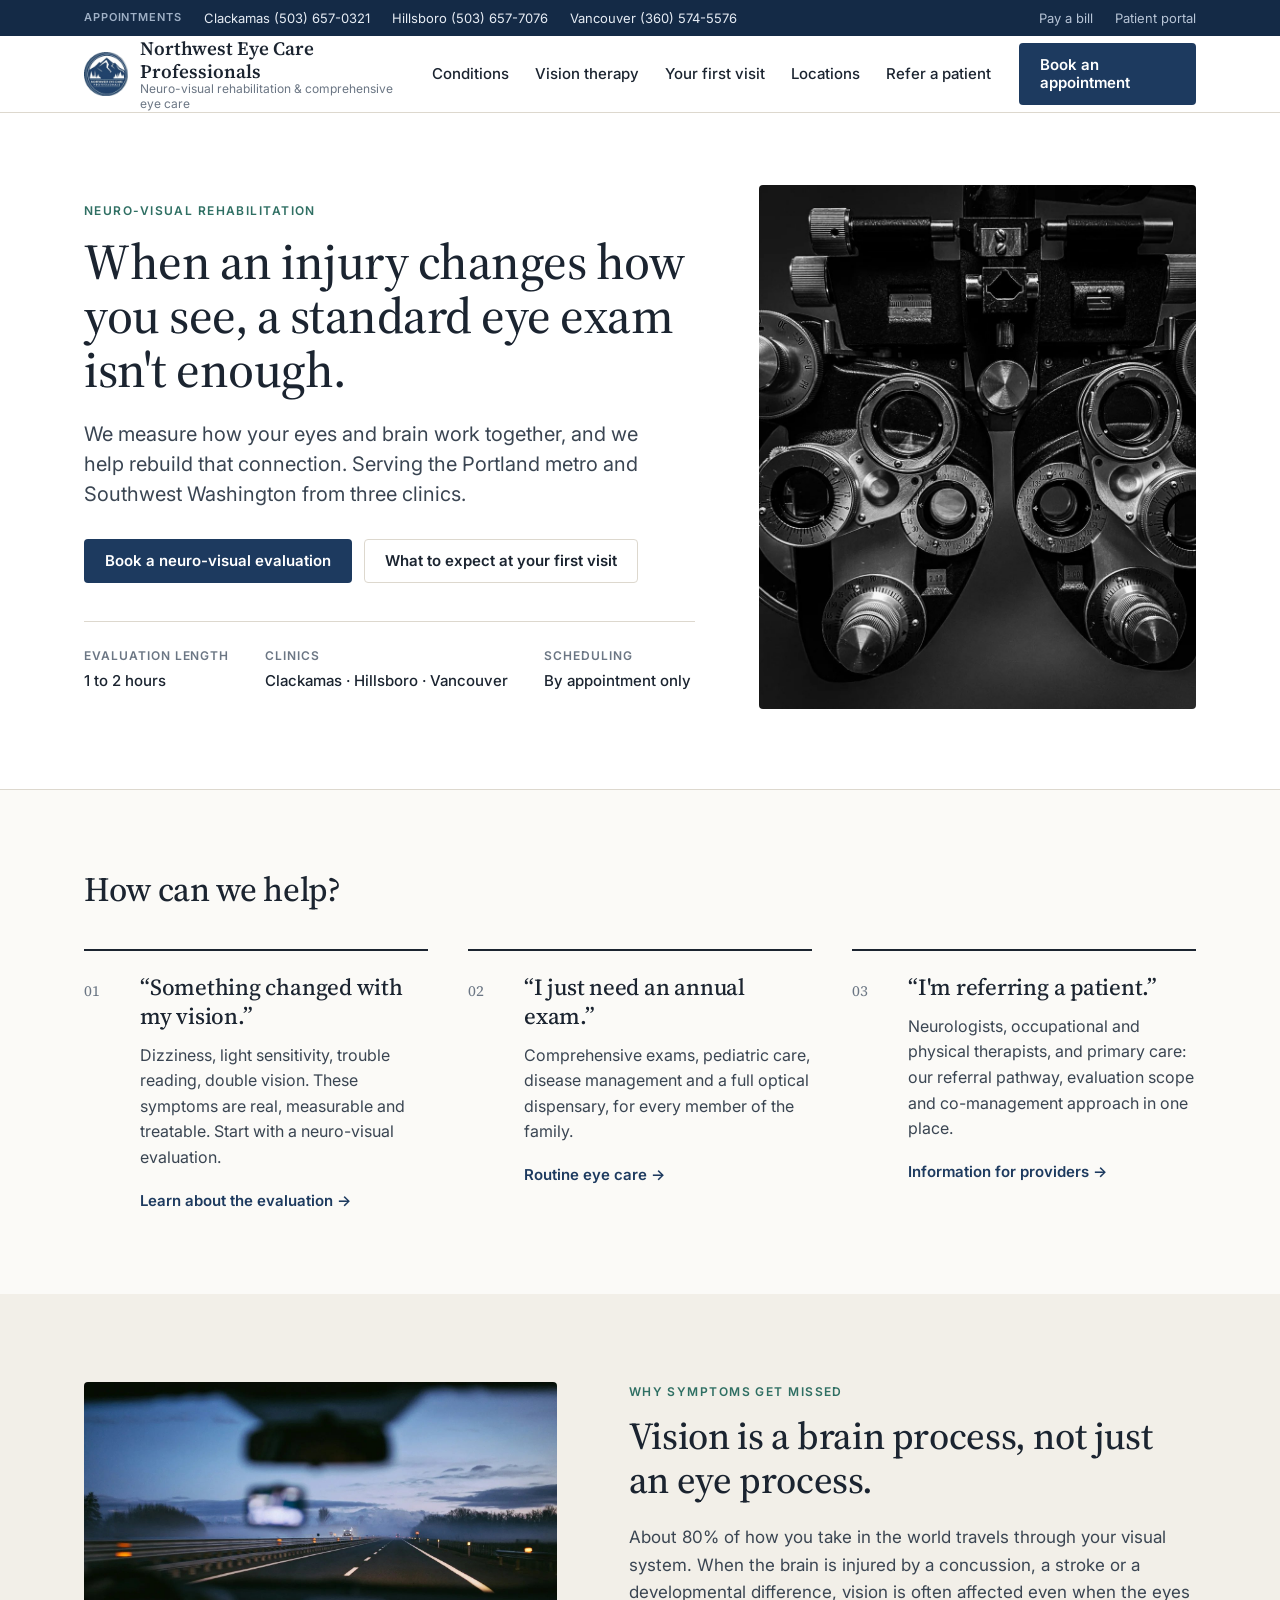
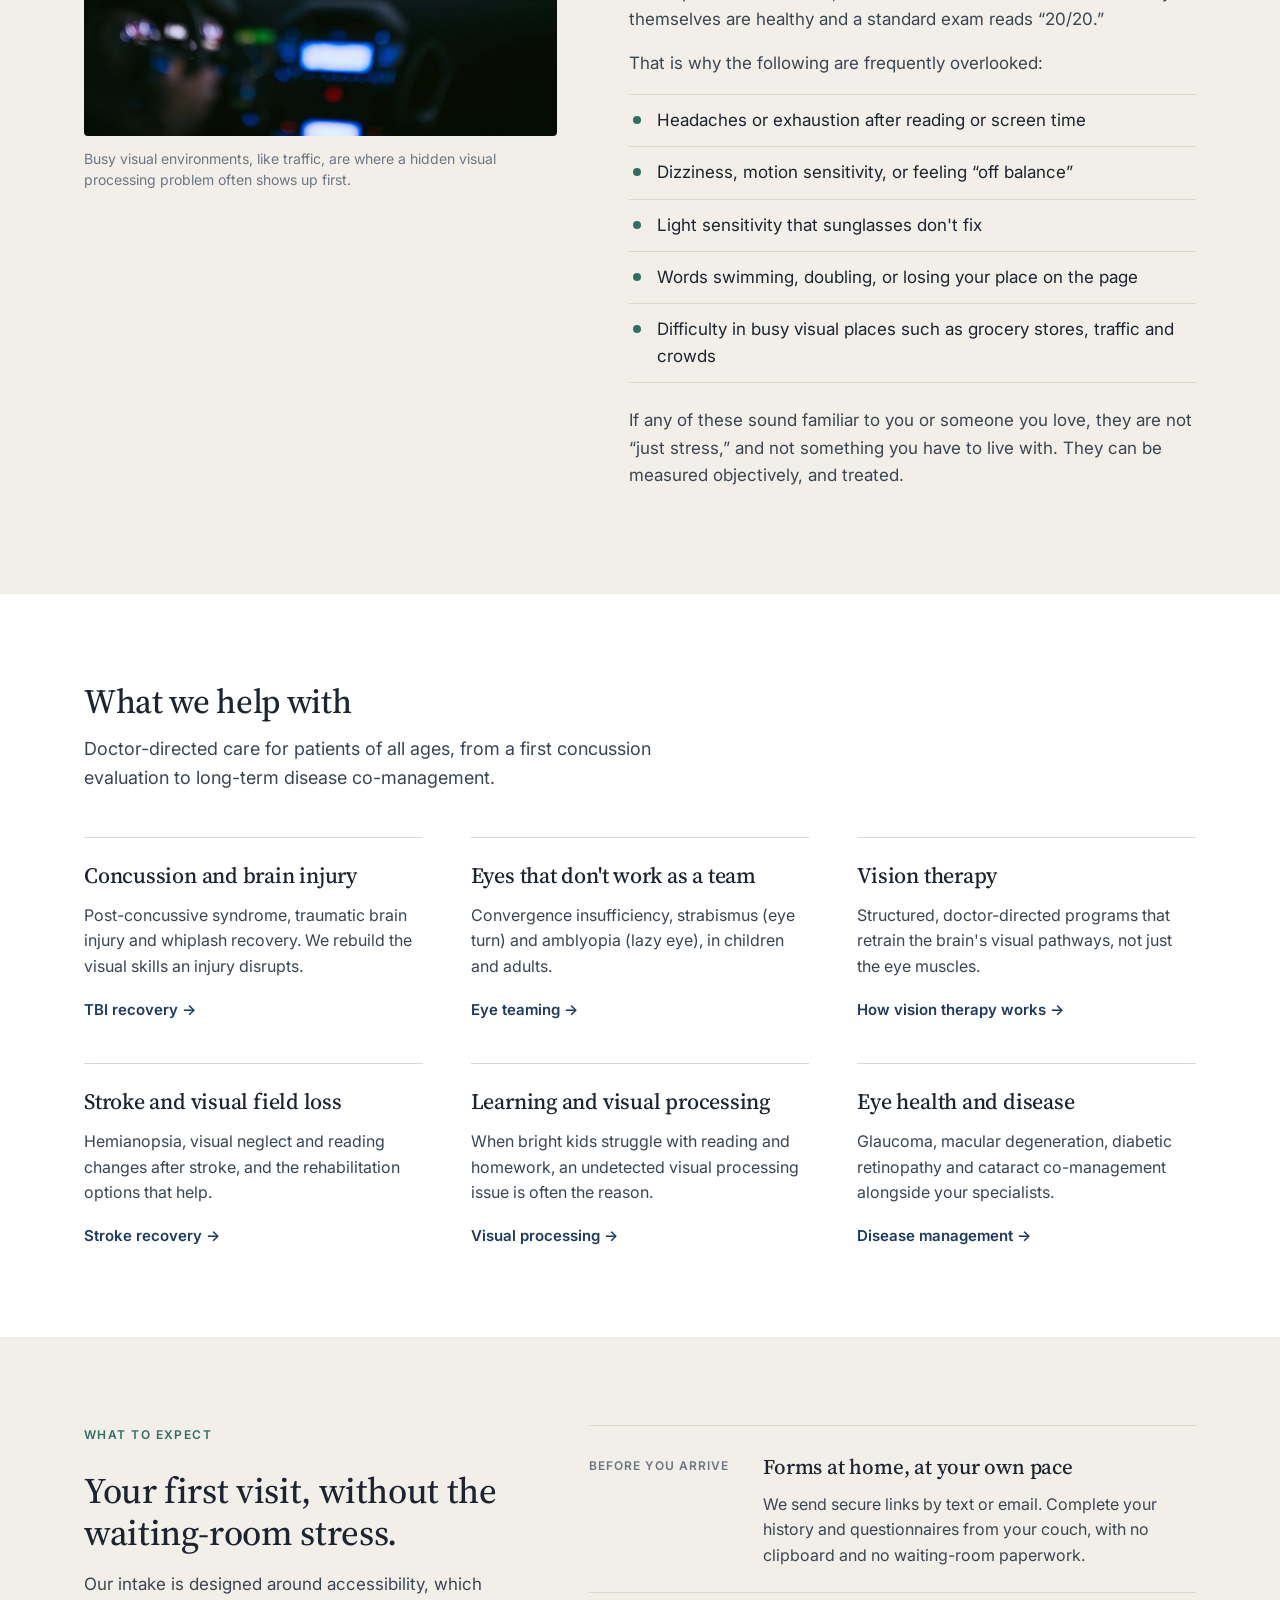
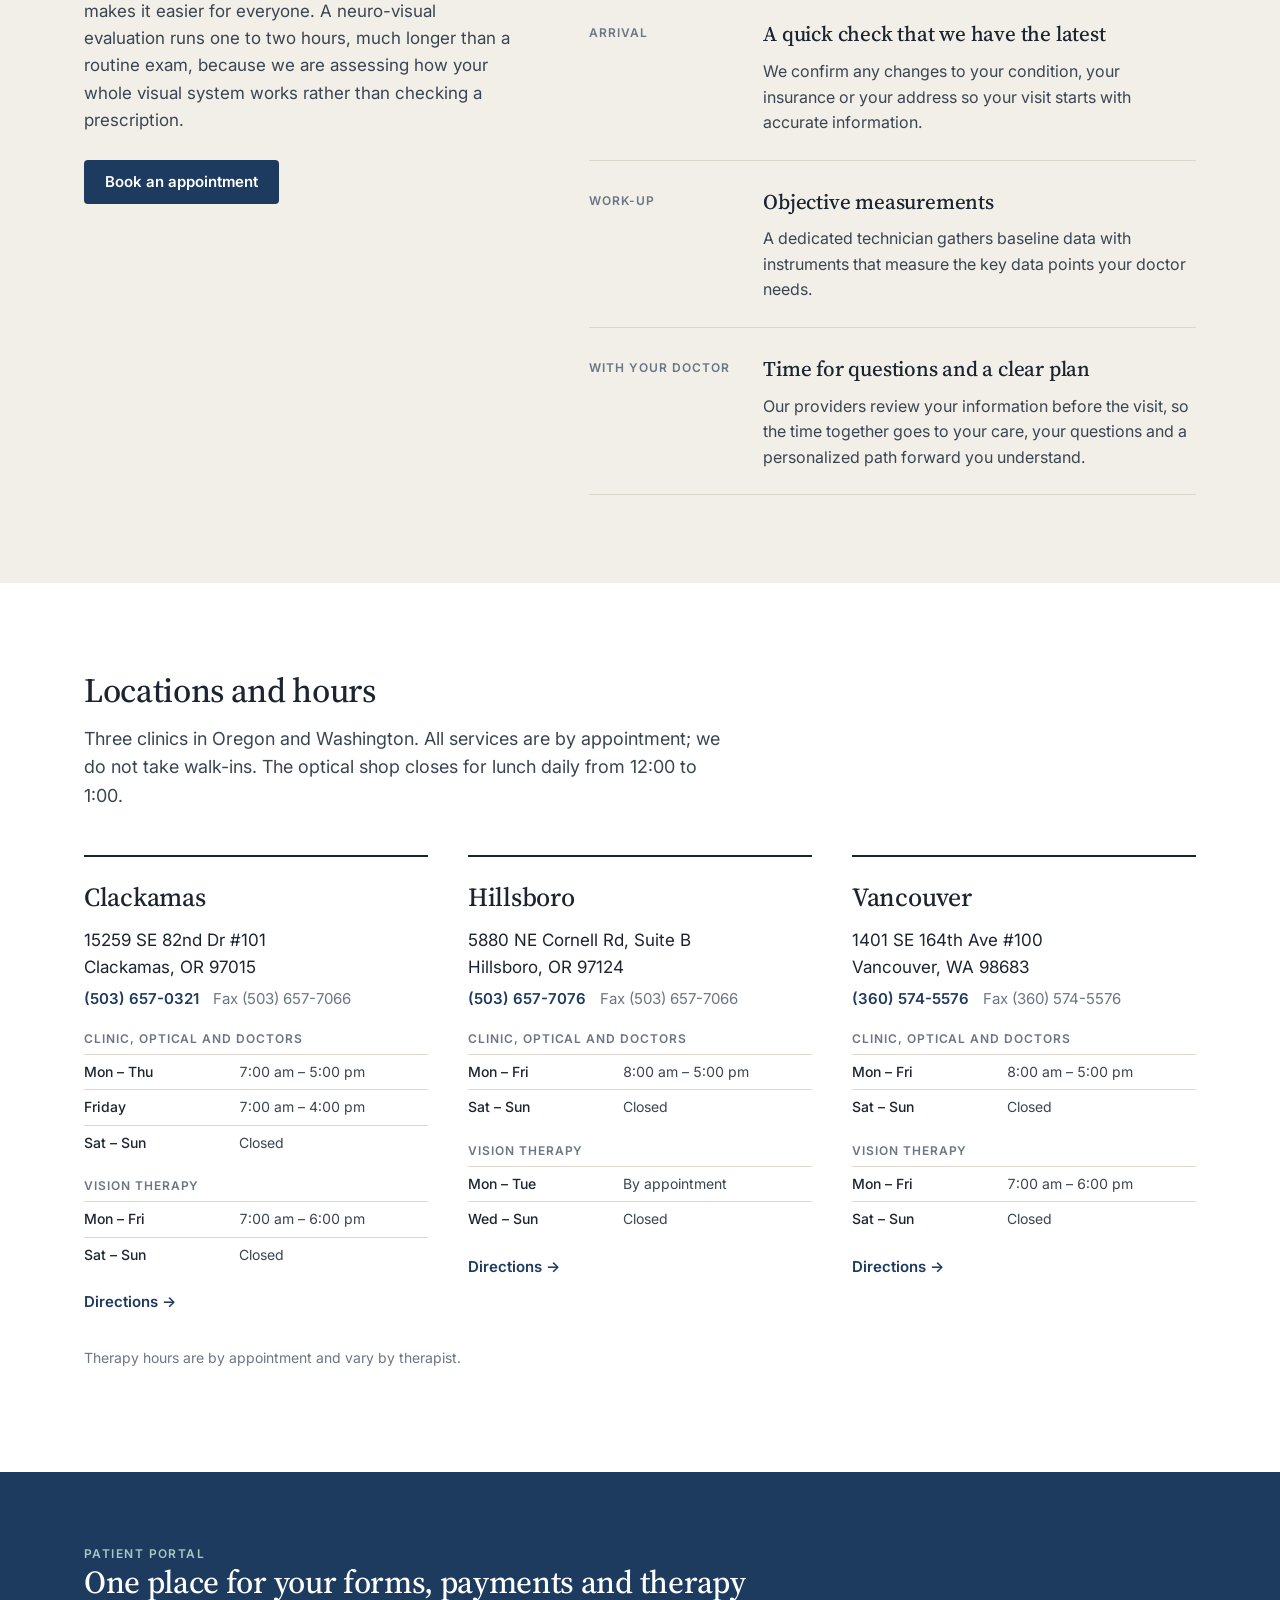
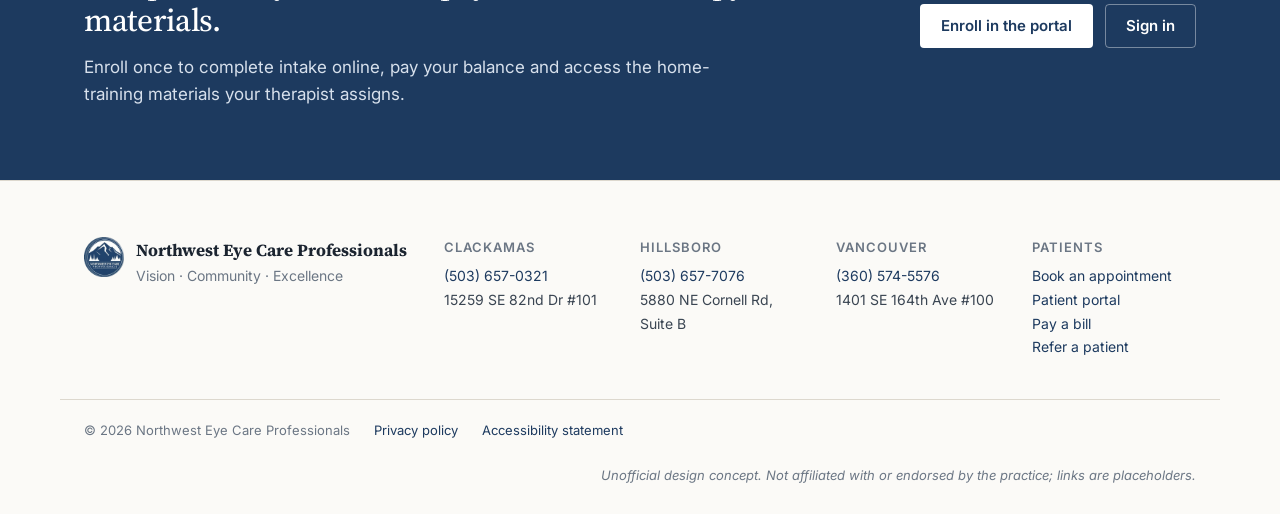
<file: index.html>
<!DOCTYPE html>
<html lang="en">
<head>
<meta charset="utf-8">
<meta name="viewport" content="width=device-width, initial-scale=1">
<title>Northwest Eye Care Professionals — Neuro-visual rehabilitation in Clackamas, Hillsboro and Vancouver</title>
<meta name="description" content="Neuro-visual evaluation and vision therapy for concussion, stroke and eye-teaming problems, plus comprehensive eye care for the whole family. Three clinics in Oregon and Washington.">
<link rel="icon" href="assets/logo.png">
<link rel="preconnect" href="https://fonts.googleapis.com">
<link rel="preconnect" href="https://fonts.gstatic.com" crossorigin>
<link href="https://fonts.googleapis.com/css2?family=Source+Serif+4:opsz,wght@8..60,400;8..60,500;8..60,600&family=Inter:wght@400;500;600&display=swap" rel="stylesheet">
<link rel="stylesheet" href="styles.css?v=3">
</head>
<body>

<div class="utility">
  <div class="wrap utility__inner">
    <span class="utility__label">Appointments</span>
    <a href="#">Clackamas (503) 657-0321</a>
    <a href="#">Hillsboro (503) 657-7076</a>
    <a href="#">Vancouver (360) 574-5576</a>
    <span class="utility__spacer"></span>
    <a href="#" class="utility__muted">Pay a bill</a>
    <a href="#" class="utility__muted">Patient portal</a>
  </div>
</div>

<header class="header">
  <div class="wrap header__inner">
    <a class="brand" href="#">
      <img src="assets/logo.png" alt="" width="44" height="44">
      <span class="brand__text">
        <span class="brand__name">Northwest Eye Care Professionals</span>
        <span class="brand__tag">Neuro-visual rehabilitation &amp; comprehensive eye care</span>
      </span>
    </a>
    <nav class="nav" aria-label="Primary">
      <a href="#conditions">Conditions</a>
      <a href="#therapy">Vision therapy</a>
      <a href="#visit">Your first visit</a>
      <a href="#locations">Locations</a>
      <a href="#referrals">Refer a patient</a>
    </nav>
    <a class="btn btn--primary header__cta" href="#">Book an appointment</a>
    <button class="menu-toggle" aria-label="Open menu" aria-expanded="false">
      <span></span><span></span><span></span>
    </button>
  </div>
</header>

<main>

<section class="hero">
  <div class="wrap hero__grid">
    <div class="hero__copy">
      <p class="eyebrow">Neuro-visual rehabilitation</p>
      <h1>When an injury changes how you see, a standard eye exam isn't enough.</h1>
      <p class="lede">We measure how your eyes and brain work together, and we help rebuild that connection. Serving the Portland metro and Southwest Washington from three clinics.</p>
      <div class="hero__actions">
        <a class="btn btn--primary" href="#">Book a neuro-visual evaluation</a>
        <a class="btn btn--ghost" href="#visit">What to expect at your first visit</a>
      </div>
      <dl class="hero__facts">
        <div><dt>Evaluation length</dt><dd>1 to 2 hours</dd></div>
        <div><dt>Clinics</dt><dd>Clackamas · Hillsboro · Vancouver</dd></div>
        <div><dt>Scheduling</dt><dd>By appointment only</dd></div>
      </dl>
    </div>
    <figure class="hero__media">
      <img src="assets/phoropter.jpg" alt="A phoropter, the instrument used to measure refraction during an eye examination" width="1500" height="1094">
    </figure>
  </div>
</section>

<section class="paths" id="paths">
  <div class="wrap">
    <h2 class="section-title">How can we help?</h2>
    <ol class="paths__list">
      <li>
        <span class="paths__num">01</span>
        <div>
          <h3>“Something changed with my vision.”</h3>
          <p>Dizziness, light sensitivity, trouble reading, double vision. These symptoms are real, measurable and treatable. Start with a neuro-visual evaluation.</p>
          <a class="link" href="#">Learn about the evaluation</a>
        </div>
      </li>
      <li>
        <span class="paths__num">02</span>
        <div>
          <h3>“I just need an annual exam.”</h3>
          <p>Comprehensive exams, pediatric care, disease management and a full optical dispensary, for every member of the family.</p>
          <a class="link" href="#">Routine eye care</a>
        </div>
      </li>
      <li id="referrals">
        <span class="paths__num">03</span>
        <div>
          <h3>“I'm referring a patient.”</h3>
          <p>Neurologists, occupational and physical therapists, and primary care: our referral pathway, evaluation scope and co-management approach in one place.</p>
          <a class="link" href="#">Information for providers</a>
        </div>
      </li>
    </ol>
  </div>
</section>

<section class="brain" id="therapy">
  <div class="wrap brain__grid">
    <figure class="brain__media">
      <img src="assets/driving.jpg" alt="View through a windshield of a highway at dusk, with oncoming headlights and dashboard lights" width="1500" height="1125">
      <figcaption>Busy visual environments, like traffic, are where a hidden visual processing problem often shows up first.</figcaption>
    </figure>
    <div class="brain__copy">
      <p class="eyebrow">Why symptoms get missed</p>
      <h2>Vision is a brain process, not just an eye process.</h2>
      <p>About 80% of how you take in the world travels through your visual system. When the brain is injured by a concussion, a stroke or a developmental difference, vision is often affected even when the eyes themselves are healthy and a standard exam reads “20/20.”</p>
      <p>That is why the following are frequently overlooked:</p>
      <ul class="checklist">
        <li>Headaches or exhaustion after reading or screen time</li>
        <li>Dizziness, motion sensitivity, or feeling “off balance”</li>
        <li>Light sensitivity that sunglasses don't fix</li>
        <li>Words swimming, doubling, or losing your place on the page</li>
        <li>Difficulty in busy visual places such as grocery stores, traffic and crowds</li>
      </ul>
      <p>If any of these sound familiar to you or someone you love, they are not “just stress,” and not something you have to live with. They can be measured objectively, and treated.</p>
    </div>
  </div>
</section>

<section class="conditions" id="conditions">
  <div class="wrap">
    <div class="section-head">
      <h2 class="section-title">What we help with</h2>
      <p>Doctor-directed care for patients of all ages, from a first concussion evaluation to long-term disease co-management.</p>
    </div>
    <div class="conditions__grid">
      <article>
        <h3>Concussion and brain injury</h3>
        <p>Post-concussive syndrome, traumatic brain injury and whiplash recovery. We rebuild the visual skills an injury disrupts.</p>
        <a class="link" href="#">TBI recovery</a>
      </article>
      <article>
        <h3>Eyes that don't work as a team</h3>
        <p>Convergence insufficiency, strabismus (eye turn) and amblyopia (lazy eye), in children and adults.</p>
        <a class="link" href="#">Eye teaming</a>
      </article>
      <article>
        <h3>Vision therapy</h3>
        <p>Structured, doctor-directed programs that retrain the brain's visual pathways, not just the eye muscles.</p>
        <a class="link" href="#">How vision therapy works</a>
      </article>
      <article>
        <h3>Stroke and visual field loss</h3>
        <p>Hemianopsia, visual neglect and reading changes after stroke, and the rehabilitation options that help.</p>
        <a class="link" href="#">Stroke recovery</a>
      </article>
      <article>
        <h3>Learning and visual processing</h3>
        <p>When bright kids struggle with reading and homework, an undetected visual processing issue is often the reason.</p>
        <a class="link" href="#">Visual processing</a>
      </article>
      <article>
        <h3>Eye health and disease</h3>
        <p>Glaucoma, macular degeneration, diabetic retinopathy and cataract co-management alongside your specialists.</p>
        <a class="link" href="#">Disease management</a>
      </article>
    </div>
  </div>
</section>

<section class="visit" id="visit">
  <div class="wrap visit__grid">
    <div class="visit__intro">
      <p class="eyebrow">What to expect</p>
      <h2>Your first visit, without the waiting-room stress.</h2>
      <p>Our intake is designed around accessibility, which makes it easier for everyone. A neuro-visual evaluation runs one to two hours, much longer than a routine exam, because we are assessing how your whole visual system works rather than checking a prescription.</p>
      <a class="btn btn--primary" href="#">Book an appointment</a>
    </div>
    <ol class="steps">
      <li>
        <span class="steps__label">Before you arrive</span>
        <div>
          <h3>Forms at home, at your own pace</h3>
          <p>We send secure links by text or email. Complete your history and questionnaires from your couch, with no clipboard and no waiting-room paperwork.</p>
        </div>
      </li>
      <li>
        <span class="steps__label">Arrival</span>
        <div>
          <h3>A quick check that we have the latest</h3>
          <p>We confirm any changes to your condition, your insurance or your address so your visit starts with accurate information.</p>
        </div>
      </li>
      <li>
        <span class="steps__label">Work-up</span>
        <div>
          <h3>Objective measurements</h3>
          <p>A dedicated technician gathers baseline data with instruments that measure the key data points your doctor needs.</p>
        </div>
      </li>
      <li>
        <span class="steps__label">With your doctor</span>
        <div>
          <h3>Time for questions and a clear plan</h3>
          <p>Our providers review your information before the visit, so the time together goes to your care, your questions and a personalized path forward you understand.</p>
        </div>
      </li>
    </ol>
  </div>
</section>

<section class="locations" id="locations">
  <div class="wrap">
    <div class="section-head">
      <h2 class="section-title">Locations and hours</h2>
      <p>Three clinics in Oregon and Washington. All services are by appointment; we do not take walk-ins. The optical shop closes for lunch daily from 12:00 to 1:00.</p>
    </div>
    <div class="locations__grid">
      <article class="location">
        <h3>Clackamas</h3>
        <address>15259 SE 82nd Dr #101<br>Clackamas, OR 97015</address>
        <p class="location__phone"><a href="#">(503) 657-0321</a> <span>Fax (503) 657-7066</span></p>
        <table class="hours">
          <caption>Clinic, optical and doctors</caption>
          <tr><th>Mon – Thu</th><td>7:00 am – 5:00 pm</td></tr>
          <tr><th>Friday</th><td>7:00 am – 4:00 pm</td></tr>
          <tr><th>Sat – Sun</th><td>Closed</td></tr>
        </table>
        <table class="hours">
          <caption>Vision therapy</caption>
          <tr><th>Mon – Fri</th><td>7:00 am – 6:00 pm</td></tr>
          <tr><th>Sat – Sun</th><td>Closed</td></tr>
        </table>
        <a class="link" href="#">Directions</a>
      </article>
      <article class="location">
        <h3>Hillsboro</h3>
        <address>5880 NE Cornell Rd, Suite B<br>Hillsboro, OR 97124</address>
        <p class="location__phone"><a href="#">(503) 657-7076</a> <span>Fax (503) 657-7066</span></p>
        <table class="hours">
          <caption>Clinic, optical and doctors</caption>
          <tr><th>Mon – Fri</th><td>8:00 am – 5:00 pm</td></tr>
          <tr><th>Sat – Sun</th><td>Closed</td></tr>
        </table>
        <table class="hours">
          <caption>Vision therapy</caption>
          <tr><th>Mon – Tue</th><td>By appointment</td></tr>
          <tr><th>Wed – Sun</th><td>Closed</td></tr>
        </table>
        <a class="link" href="#">Directions</a>
      </article>
      <article class="location">
        <h3>Vancouver</h3>
        <address>1401 SE 164th Ave #100<br>Vancouver, WA 98683</address>
        <p class="location__phone"><a href="#">(360) 574-5576</a> <span>Fax (360) 574-5576</span></p>
        <table class="hours">
          <caption>Clinic, optical and doctors</caption>
          <tr><th>Mon – Fri</th><td>8:00 am – 5:00 pm</td></tr>
          <tr><th>Sat – Sun</th><td>Closed</td></tr>
        </table>
        <table class="hours">
          <caption>Vision therapy</caption>
          <tr><th>Mon – Fri</th><td>7:00 am – 6:00 pm</td></tr>
          <tr><th>Sat – Sun</th><td>Closed</td></tr>
        </table>
        <a class="link" href="#">Directions</a>
      </article>
    </div>
    <p class="locations__note">Therapy hours are by appointment and vary by therapist.</p>
  </div>
</section>

<section class="portal">
  <div class="wrap portal__inner">
    <div>
      <p class="eyebrow eyebrow--light">Patient portal</p>
      <h2>One place for your forms, payments and therapy materials.</h2>
      <p>Enroll once to complete intake online, pay your balance and access the home-training materials your therapist assigns.</p>
    </div>
    <div class="portal__actions">
      <a class="btn btn--light" href="#">Enroll in the portal</a>
      <a class="btn btn--ghost-light" href="#">Sign in</a>
    </div>
  </div>
</section>

</main>

<footer class="footer">
  <div class="wrap footer__grid">
    <div class="footer__brand">
      <img src="assets/logo.png" alt="" width="40" height="40">
      <div>
        <strong>Northwest Eye Care Professionals</strong>
        <p>Vision · Community · Excellence</p>
      </div>
    </div>
    <div>
      <h4>Clackamas</h4>
      <p><a href="#">(503) 657-0321</a><br>15259 SE 82nd Dr #101</p>
    </div>
    <div>
      <h4>Hillsboro</h4>
      <p><a href="#">(503) 657-7076</a><br>5880 NE Cornell Rd, Suite B</p>
    </div>
    <div>
      <h4>Vancouver</h4>
      <p><a href="#">(360) 574-5576</a><br>1401 SE 164th Ave #100</p>
    </div>
    <div>
      <h4>Patients</h4>
      <p><a href="#">Book an appointment</a><br><a href="#">Patient portal</a><br><a href="#">Pay a bill</a><br><a href="#">Refer a patient</a></p>
    </div>
  </div>
  <div class="wrap footer__legal">
    <span>© 2026 Northwest Eye Care Professionals</span>
    <a href="#">Privacy policy</a>
    <a href="#">Accessibility statement</a>
    <span class="footer__disclaimer">Unofficial design concept. Not affiliated with or endorsed by the practice; links are placeholders.</span>
  </div>
</footer>

<script>
  var t = document.querySelector('.menu-toggle'), n = document.querySelector('.nav');
  t.addEventListener('click', function () {
    var open = n.classList.toggle('is-open');
    t.setAttribute('aria-expanded', open);
    t.setAttribute('aria-label', open ? 'Close menu' : 'Open menu');
  });
</script>
</body>
</html>
</file>
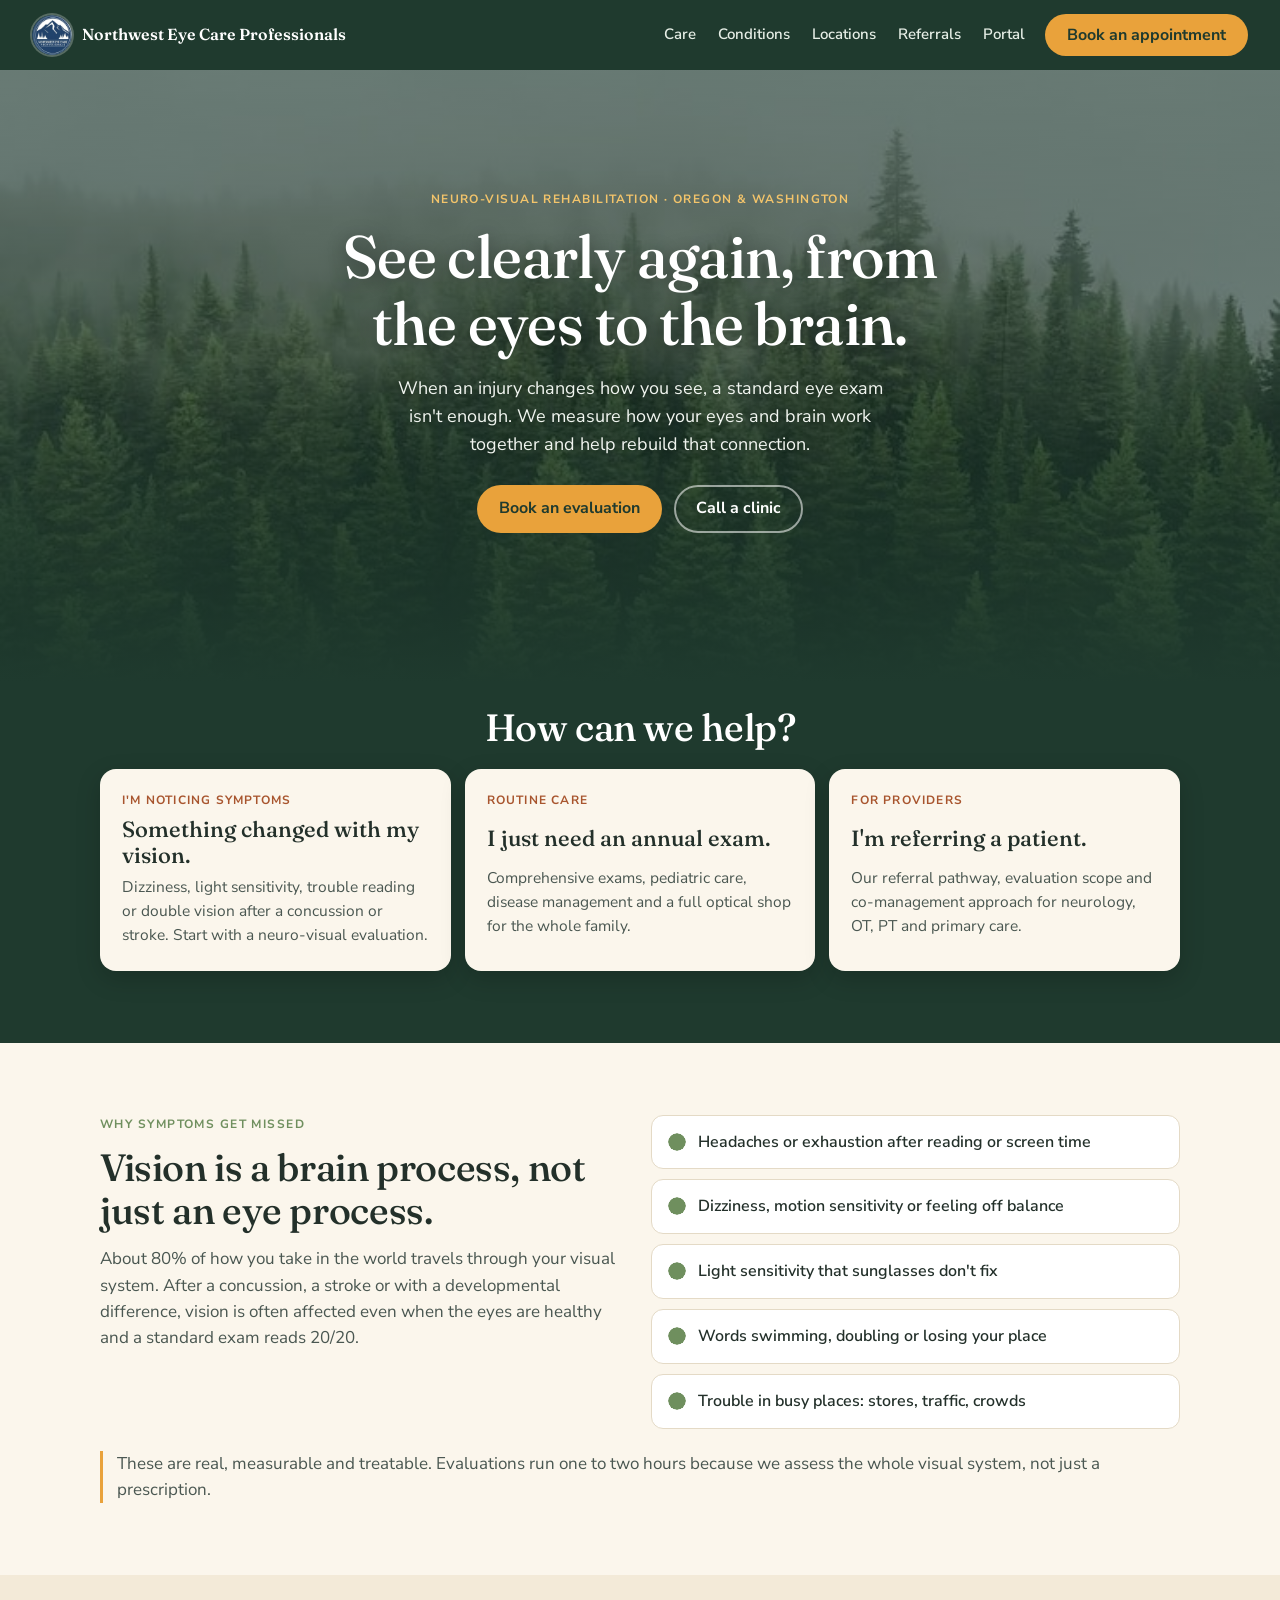
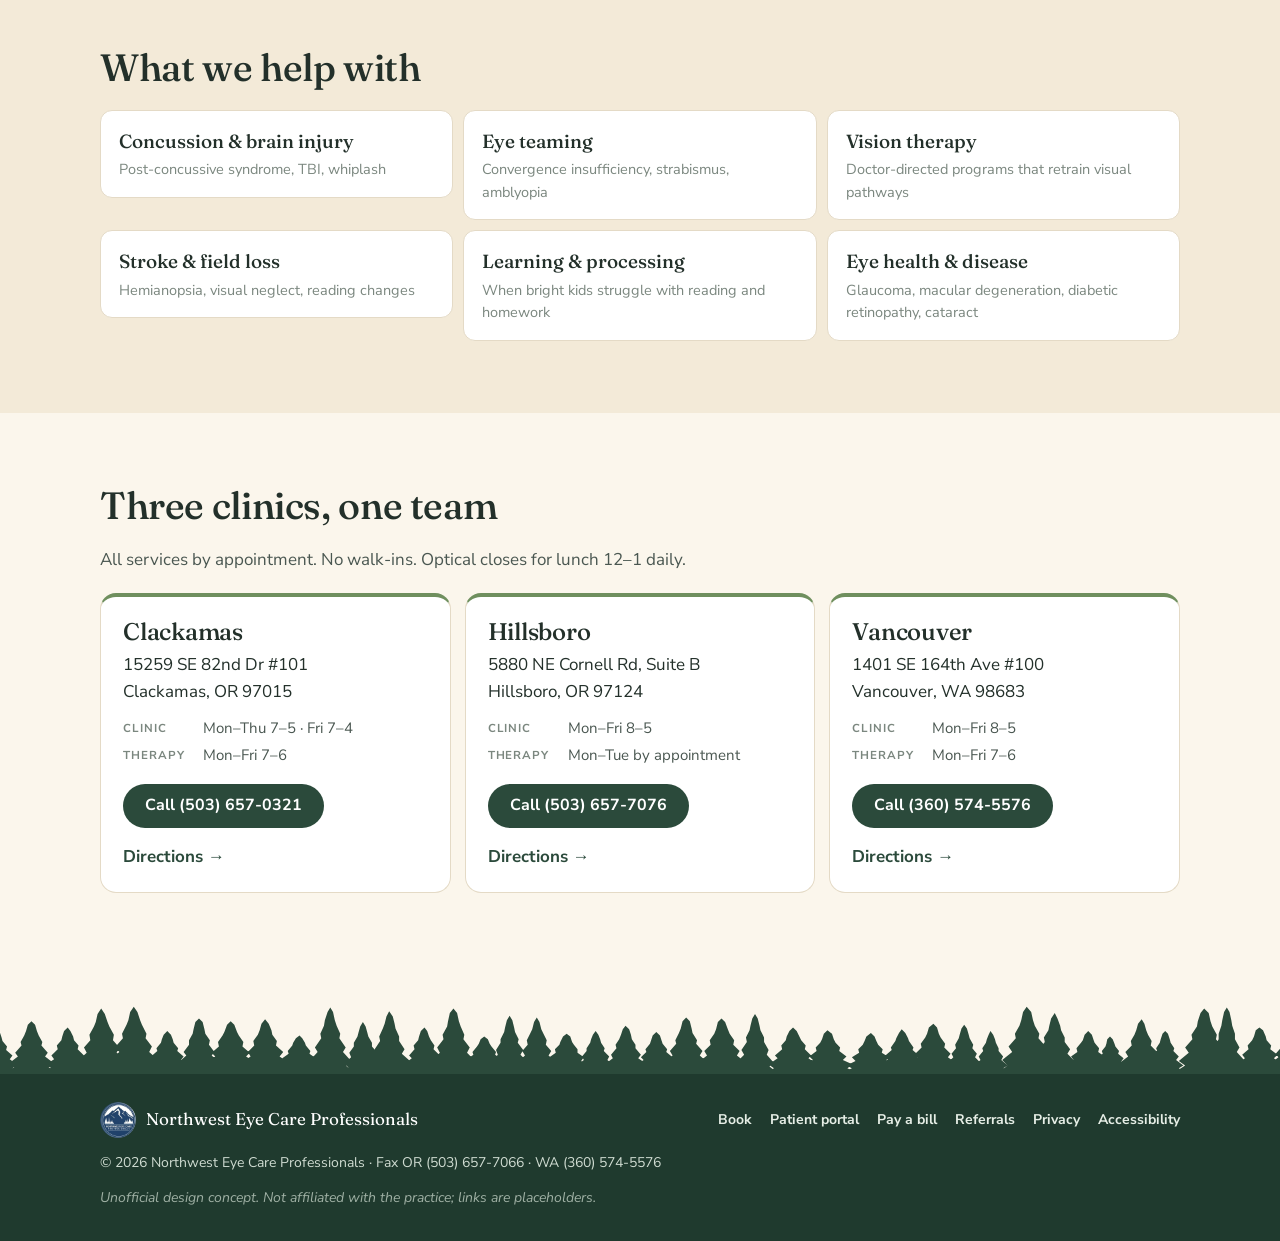
<file: pnw/index.html>
<!DOCTYPE html>
<html lang="en">
<head>
<meta charset="utf-8">
<meta name="viewport" content="width=device-width, initial-scale=1">
<title>Northwest Eye Care Professionals — Neuro-visual rehabilitation in Oregon and Washington</title>
<meta name="description" content="Neuro-visual evaluation, vision therapy and comprehensive eye care in Clackamas, Hillsboro and Vancouver.">
<meta name="theme-color" content="#2b4a3b">
<link rel="icon" href="../assets/logo.png">
<link rel="preconnect" href="https://fonts.googleapis.com">
<link rel="preconnect" href="https://fonts.gstatic.com" crossorigin>
<link href="https://fonts.googleapis.com/css2?family=Fraunces:opsz,wght,SOFT@9..144,400;9..144,500;9..144,600,50&family=Nunito+Sans:opsz,wght@6..12,400;6..12,600;6..12,700&display=swap" rel="stylesheet">
<link rel="stylesheet" href="styles.css?v=4">
</head>
<body>

<header class="top">
  <a class="brand" href="#">
    <img src="../assets/logo.png" alt="" width="40" height="40">
    <span>Northwest Eye Care <br>Professionals</span>
  </a>
  <nav class="top__nav" aria-label="Primary">
    <a href="#help">Care</a>
    <a href="#conditions">Conditions</a>
    <a href="#locations">Locations</a>
    <a href="#">Referrals</a>
    <a href="#">Portal</a>
  </nav>
  <a class="btn btn--sun top__cta" href="#">Book an appointment</a>
</header>

<main>

<section class="hero">
  <div class="hero__sky">
    <div class="hero__copy">
      <p class="eyebrow">Neuro-visual rehabilitation · Oregon &amp; Washington</p>
      <h1>See clearly again, from the eyes to the brain.</h1>
      <p>When an injury changes how you see, a standard eye exam isn't enough. We measure how your eyes and brain work together and help rebuild that connection.</p>
      <div class="hero__actions">
        <a class="btn btn--sun" href="#">Book an evaluation</a>
        <a class="btn btn--outline" href="#locations">Call a clinic</a>
      </div>
    </div>
  </div>
</section>

<section class="help" id="help">
  <h2>How can we help?</h2>
  <div class="help__cards">
    <a class="card" href="#">
      <span class="card__kicker">I'm noticing symptoms</span>
      <strong>Something changed with my vision.</strong>
      <span>Dizziness, light sensitivity, trouble reading or double vision after a concussion or stroke. Start with a neuro-visual evaluation.</span>
    </a>
    <a class="card" href="#">
      <span class="card__kicker">Routine care</span>
      <strong>I just need an annual exam.</strong>
      <span>Comprehensive exams, pediatric care, disease management and a full optical shop for the whole family.</span>
    </a>
    <a class="card" href="#">
      <span class="card__kicker">For providers</span>
      <strong>I'm referring a patient.</strong>
      <span>Our referral pathway, evaluation scope and co-management approach for neurology, OT, PT and primary care.</span>
    </a>
  </div>
</section>

<section class="brain">
  <div class="brain__inner">
    <div class="brain__text">
      <p class="eyebrow eyebrow--moss">Why symptoms get missed</p>
      <h2>Vision is a brain process, not just an eye process.</h2>
      <p>About 80% of how you take in the world travels through your visual system. After a concussion, a stroke or with a developmental difference, vision is often affected even when the eyes are healthy and a standard exam reads 20/20.</p>
    </div>
    <ul class="symptoms">
      <li>Headaches or exhaustion after reading or screen time</li>
      <li>Dizziness, motion sensitivity or feeling off balance</li>
      <li>Light sensitivity that sunglasses don't fix</li>
      <li>Words swimming, doubling or losing your place</li>
      <li>Trouble in busy places: stores, traffic, crowds</li>
    </ul>
    <p class="brain__foot">These are real, measurable and treatable. Evaluations run one to two hours because we assess the whole visual system, not just a prescription.</p>
  </div>
</section>

<section class="conditions" id="conditions">
  <h2>What we help with</h2>
  <ul class="conditions__list">
    <li><a href="#"><strong>Concussion &amp; brain injury</strong><span>Post-concussive syndrome, TBI, whiplash</span></a></li>
    <li><a href="#"><strong>Eye teaming</strong><span>Convergence insufficiency, strabismus, amblyopia</span></a></li>
    <li><a href="#"><strong>Vision therapy</strong><span>Doctor-directed programs that retrain visual pathways</span></a></li>
    <li><a href="#"><strong>Stroke &amp; field loss</strong><span>Hemianopsia, visual neglect, reading changes</span></a></li>
    <li><a href="#"><strong>Learning &amp; processing</strong><span>When bright kids struggle with reading and homework</span></a></li>
    <li><a href="#"><strong>Eye health &amp; disease</strong><span>Glaucoma, macular degeneration, diabetic retinopathy, cataract</span></a></li>
  </ul>
</section>

<section class="locations" id="locations">
  <div class="locations__head">
    <h2>Three clinics, one team</h2>
    <p>All services by appointment. No walk-ins. Optical closes for lunch 12–1 daily.</p>
  </div>
  <div class="loc__grid">
    <article class="loc">
      <h3>Clackamas</h3>
      <p>15259 SE 82nd Dr #101<br>Clackamas, OR 97015</p>
      <dl>
        <dt>Clinic</dt><dd>Mon–Thu 7–5 · Fri 7–4</dd>
        <dt>Therapy</dt><dd>Mon–Fri 7–6</dd>
      </dl>
      <div class="loc__actions"><a class="btn btn--forest" href="#">Call (503) 657-0321</a><a class="link" href="#">Directions</a></div>
    </article>
    <article class="loc">
      <h3>Hillsboro</h3>
      <p>5880 NE Cornell Rd, Suite B<br>Hillsboro, OR 97124</p>
      <dl>
        <dt>Clinic</dt><dd>Mon–Fri 8–5</dd>
        <dt>Therapy</dt><dd>Mon–Tue by appointment</dd>
      </dl>
      <div class="loc__actions"><a class="btn btn--forest" href="#">Call (503) 657-7076</a><a class="link" href="#">Directions</a></div>
    </article>
    <article class="loc">
      <h3>Vancouver</h3>
      <p>1401 SE 164th Ave #100<br>Vancouver, WA 98683</p>
      <dl>
        <dt>Clinic</dt><dd>Mon–Fri 8–5</dd>
        <dt>Therapy</dt><dd>Mon–Fri 7–6</dd>
      </dl>
      <div class="loc__actions"><a class="btn btn--forest" href="#">Call (360) 574-5576</a><a class="link" href="#">Directions</a></div>
    </article>
  </div>
</section>

</main>

<footer class="foot">
  <svg class="foot__trees" viewBox="0 0 1440 120" preserveAspectRatio="xMidYMax slice" aria-hidden="true">
    <path d="M-20 160 L-20 120 L-20 120 L-20 120 L-9 114 L-14 110 L-5 104 L-8 100 L-2 94 L-3 90 L2 84 L3 80 L5 74 L9 70 L13 74 L15 80 L16 84 L21 90 L20 94 L27 100 L24 104 L32 110 L27 114 L38 120 L38 120 L18 120 L18 120 L29 113 L24 108 L33 101 L30 97 L37 89 L36 85 L40 78 L42 73 L44 66 L48 62 L52 66 L54 73 L56 78 L60 85 L59 89 L66 97 L63 101 L72 108 L67 113 L79 120 L79 120 L58 120 L58 120 L70 114 L64 110 L73 104 L70 100 L77 93 L76 89 L81 83 L82 79 L84 73 L88 69 L91 73 L94 79 L95 83 L100 89 L99 93 L106 100 L102 104 L111 110 L106 114 L117 120 L117 120 L92 120 L92 120 L105 111 L99 106 L109 97 L106 91 L113 83 L112 77 L117 68 L119 63 L121 54 L125 48 L129 54 L132 63 L134 68 L139 77 L138 83 L145 91 L142 97 L152 106 L146 111 L158 120 L158 120 L128 120 L128 120 L141 111 L135 105 L145 96 L141 90 L149 81 L148 76 L153 66 L155 61 L157 52 L161 46 L165 52 L168 61 L170 66 L175 76 L174 81 L181 90 L178 96 L188 105 L182 111 L194 120 L194 120 L168 120 L168 120 L180 114 L174 111 L183 105 L180 101 L187 95 L186 92 L191 86 L192 82 L194 77 L198 73 L202 77 L204 82 L205 86 L210 92 L209 95 L216 101 L213 105 L222 111 L216 114 L228 120 L228 120 L204 120 L204 120 L215 112 L210 108 L219 100 L216 96 L222 88 L222 83 L226 76 L227 71 L229 63 L233 59 L237 63 L239 71 L240 76 L245 83 L244 88 L250 96 L247 100 L256 108 L251 112 L262 120 L262 120 L233 120 L233 120 L247 113 L240 108 L251 101 L247 97 L255 90 L254 85 L259 78 L261 74 L264 66 L268 62 L272 66 L275 74 L277 78 L282 85 L281 90 L289 97 L285 101 L296 108 L289 113 L303 120 L303 120 L274 120 L274 120 L286 113 L280 108 L290 101 L287 96 L294 89 L293 84 L298 77 L300 72 L302 65 L306 60 L310 65 L313 72 L314 77 L319 84 L318 89 L326 96 L322 101 L332 108 L326 113 L339 120 L339 120 L312 120 L312 120 L324 115 L319 112 L328 106 L325 103 L332 98 L331 95 L336 89 L337 86 L340 81 L344 78 L347 81 L350 86 L351 89 L356 95 L355 98 L362 103 L359 106 L368 112 L363 115 L375 120 L375 120 L350 120 L350 120 L361 111 L356 105 L364 96 L361 91 L368 81 L367 76 L371 67 L372 61 L375 52 L378 47 L381 52 L383 61 L385 67 L389 76 L388 81 L395 91 L392 96 L400 105 L395 111 L406 120 L406 120 L388 120 L388 120 L398 113 L393 109 L401 102 L399 97 L404 90 L404 86 L408 79 L409 75 L411 68 L414 63 L417 68 L419 75 L420 79 L424 86 L424 90 L430 97 L427 102 L435 109 L430 113 L440 120 L440 120 L415 120 L415 120 L426 111 L421 106 L429 98 L427 93 L433 84 L432 79 L436 70 L438 65 L440 57 L443 51 L447 57 L449 65 L450 70 L454 79 L454 84 L460 93 L457 98 L466 106 L461 111 L471 120 L471 120 L453 120 L453 120 L464 114 L459 110 L468 103 L465 100 L471 93 L470 89 L475 83 L476 79 L478 73 L482 69 L485 73 L487 79 L489 83 L493 89 L492 93 L499 100 L496 103 L505 110 L499 114 L510 120 L510 120 L484 120 L484 120 L495 111 L490 106 L499 97 L496 91 L503 82 L502 77 L507 68 L508 62 L510 53 L514 48 L518 53 L520 62 L522 68 L526 77 L525 82 L532 91 L529 97 L538 106 L533 111 L544 120 L544 120 L516 120 L516 120 L528 115 L522 112 L532 107 L529 104 L536 99 L535 96 L540 90 L542 87 L544 82 L548 79 L552 82 L554 87 L556 90 L561 96 L560 99 L567 104 L564 107 L574 112 L568 115 L580 120 L580 120 L550 120 L550 120 L560 112 L556 107 L563 99 L561 94 L566 86 L566 82 L570 74 L571 69 L573 61 L576 56 L579 61 L581 69 L582 74 L586 82 L585 86 L591 94 L588 99 L596 107 L592 112 L601 120 L601 120 L579 120 L579 120 L589 112 L584 108 L593 100 L590 95 L596 88 L595 83 L599 75 L601 71 L603 63 L606 58 L609 63 L611 71 L613 75 L617 83 L616 88 L622 95 L619 100 L628 108 L623 112 L633 120 L633 120 L607 120 L607 120 L619 115 L614 111 L623 106 L620 102 L627 97 L626 93 L631 88 L632 85 L635 79 L639 76 L643 79 L645 85 L647 88 L651 93 L651 97 L658 102 L655 106 L664 111 L658 115 L670 120 L670 120 L645 120 L645 120 L655 114 L650 111 L658 105 L656 101 L661 95 L661 92 L665 86 L666 82 L668 77 L671 73 L674 77 L676 82 L677 86 L681 92 L680 95 L686 101 L684 105 L691 111 L687 114 L697 120 L697 120 L676 120 L676 120 L687 113 L682 109 L690 103 L688 99 L694 92 L693 88 L697 82 L699 77 L701 71 L704 67 L708 71 L710 77 L711 82 L715 88 L715 92 L721 99 L718 103 L727 109 L722 113 L732 120 L732 120 L709 120 L709 120 L720 114 L715 111 L724 105 L721 102 L727 96 L726 93 L731 87 L732 84 L734 78 L738 74 L742 78 L744 84 L745 87 L750 93 L749 96 L756 102 L752 105 L761 111 L756 114 L767 120 L767 120 L740 120 L740 120 L752 112 L746 108 L756 100 L753 95 L760 87 L759 83 L763 75 L765 70 L767 62 L771 58 L775 62 L777 70 L778 75 L783 83 L782 87 L789 95 L786 100 L795 108 L790 112 L801 120 L801 120 L777 120 L777 120 L790 112 L784 108 L794 100 L791 95 L798 88 L797 83 L802 76 L804 71 L806 63 L810 59 L814 63 L817 71 L819 76 L824 83 L823 88 L830 95 L827 100 L837 108 L831 112 L844 120 L844 120 L822 120 L822 120 L831 112 L827 107 L835 99 L832 94 L838 85 L837 80 L841 72 L842 67 L844 59 L847 54 L850 59 L852 67 L853 72 L857 80 L857 85 L862 94 L860 99 L867 107 L863 112 L873 120 L873 120 L855 120 L855 120 L868 114 L862 110 L872 103 L869 100 L877 93 L876 89 L881 83 L882 79 L885 73 L889 69 L893 73 L896 79 L898 83 L903 89 L902 93 L909 100 L906 103 L916 110 L910 114 L923 120 L923 120 L893 120 L893 120 L906 114 L900 110 L911 105 L907 101 L915 95 L914 91 L919 86 L921 82 L923 76 L927 72 L932 76 L934 82 L936 86 L941 91 L940 95 L948 101 L944 105 L955 110 L949 114 L962 120 L962 120 L941 120 L941 120 L954 114 L948 111 L958 106 L954 102 L962 97 L961 93 L966 88 L968 84 L970 79 L975 75 L979 79 L981 84 L983 88 L988 93 L987 97 L995 102 L991 106 L1002 111 L995 114 L1008 120 L1008 120 L978 120 L978 120 L990 114 L984 110 L994 104 L991 100 L998 94 L997 91 L1002 84 L1003 81 L1006 75 L1009 71 L1013 75 L1016 81 L1017 84 L1022 91 L1021 94 L1028 100 L1025 104 L1035 110 L1029 114 L1041 120 L1041 120 L1011 120 L1011 120 L1023 113 L1017 109 L1027 102 L1024 98 L1031 91 L1030 87 L1035 80 L1037 76 L1039 69 L1044 65 L1048 69 L1050 76 L1052 80 L1057 87 L1056 91 L1063 98 L1060 102 L1070 109 L1064 113 L1076 120 L1076 120 L1054 120 L1054 120 L1063 113 L1059 109 L1066 102 L1064 98 L1069 92 L1068 88 L1072 81 L1073 77 L1075 70 L1078 66 L1081 70 L1083 77 L1084 81 L1088 88 L1087 92 L1092 98 L1090 102 L1097 109 L1093 113 L1102 120 L1102 120 L1085 120 L1085 120 L1093 114 L1089 111 L1096 105 L1094 101 L1099 95 L1098 92 L1102 86 L1103 82 L1105 77 L1107 73 L1110 77 L1112 82 L1113 86 L1116 92 L1116 95 L1121 101 L1119 105 L1126 111 L1121 114 L1130 120 L1130 120 L1114 120 L1114 120 L1126 111 L1120 105 L1131 96 L1127 90 L1135 81 L1134 76 L1139 67 L1141 61 L1143 52 L1147 46 L1152 52 L1154 61 L1156 67 L1161 76 L1160 81 L1168 90 L1164 96 L1175 105 L1168 111 L1181 120 L1181 120 L1149 120 L1149 120 L1160 112 L1155 107 L1164 98 L1161 93 L1167 85 L1166 80 L1171 72 L1172 67 L1174 59 L1178 53 L1181 59 L1184 67 L1185 72 L1189 80 L1189 85 L1195 93 L1192 98 L1201 107 L1196 112 L1207 120 L1207 120 L1184 120 L1184 120 L1195 114 L1190 111 L1199 105 L1196 101 L1203 96 L1202 92 L1207 86 L1209 83 L1211 77 L1215 73 L1219 77 L1221 83 L1222 86 L1227 92 L1226 96 L1233 101 L1230 105 L1240 111 L1234 114 L1246 120 L1246 120 L1216 120 L1216 120 L1225 115 L1220 112 L1228 107 L1225 103 L1231 98 L1230 95 L1234 90 L1235 87 L1236 82 L1239 79 L1242 82 L1244 87 L1245 90 L1249 95 L1248 98 L1254 103 L1251 107 L1258 112 L1254 115 L1263 120 L1263 120 L1245 120 L1245 120 L1256 113 L1250 108 L1259 101 L1256 96 L1263 89 L1262 84 L1266 77 L1268 72 L1270 65 L1274 60 L1277 65 L1279 72 L1281 77 L1285 84 L1284 89 L1291 96 L1288 101 L1297 108 L1292 113 L1303 120 L1303 120 L1275 120 L1275 120 L1285 114 L1280 111 L1288 105 L1285 101 L1291 95 L1290 92 L1294 86 L1295 82 L1297 76 L1300 73 L1303 76 L1305 82 L1306 86 L1310 92 L1309 95 L1315 101 L1312 105 L1320 111 L1315 114 L1325 120 L1325 120 L1308 120 L1308 120 L1322 111 L1315 106 L1326 97 L1322 91 L1330 82 L1329 77 L1335 68 L1336 62 L1339 53 L1343 48 L1348 53 L1350 62 L1352 68 L1357 77 L1356 82 L1364 91 L1361 97 L1371 106 L1365 111 L1378 120 L1378 120 L1345 120 L1345 120 L1354 111 L1349 105 L1356 96 L1354 91 L1359 82 L1359 76 L1362 67 L1363 61 L1365 52 L1368 47 L1371 52 L1373 61 L1374 67 L1377 76 L1377 82 L1382 91 L1379 96 L1387 105 L1382 111 L1391 120 L1391 120 L1372 120 L1372 120 L1384 114 L1379 110 L1388 103 L1385 99 L1392 93 L1391 89 L1396 83 L1398 79 L1400 72 L1404 69 L1408 72 L1411 79 L1412 83 L1417 89 L1416 93 L1424 99 L1420 103 L1430 110 L1424 114 L1436 120 L1436 120 L1410 120 L1410 120 L1421 113 L1416 109 L1425 102 L1422 98 L1428 91 L1428 87 L1432 80 L1433 76 L1436 69 L1439 65 L1443 69 L1445 76 L1446 80 L1451 87 L1450 91 L1457 98 L1454 102 L1462 109 L1457 113 L1468 120 L1468 120 L1446 120 L1446 120 L1455 112 L1451 107 L1458 99 L1455 94 L1460 86 L1460 81 L1463 73 L1464 68 L1466 60 L1469 55 L1472 60 L1473 68 L1474 73 L1478 81 L1477 86 L1482 94 L1480 99 L1487 107 L1483 112 L1492 120 L1492 120 L1477 160 Z"/>
  </svg>
  <div class="foot__inner">
    <div class="foot__brand">
      <img src="../assets/logo.png" alt="" width="36" height="36">
      <span>Northwest Eye Care Professionals</span>
    </div>
    <nav class="foot__links" aria-label="Footer">
      <a href="#">Book</a><a href="#">Patient portal</a><a href="#">Pay a bill</a><a href="#">Referrals</a><a href="#">Privacy</a><a href="#">Accessibility</a>
    </nav>
    <p>© 2026 Northwest Eye Care Professionals · Fax OR (503) 657-7066 · WA (360) 574-5576</p>
    <p class="foot__note">Unofficial design concept. Not affiliated with the practice; links are placeholders.</p>
  </div>
</footer>

<div class="dock">
  <a class="btn btn--forest" href="#locations">Call</a>
  <a class="btn btn--sun" href="#">Book an appointment</a>
</div>

<script>
  // Show the phone dock only once the hero's own Book / Call buttons have scrolled out of view.
  var dock = document.querySelector('.dock'), heroActions = document.querySelector('.hero__actions');
  function placeDock() {
    dock.classList.toggle('is-visible', heroActions.getBoundingClientRect().bottom < 0);
  }
  addEventListener('scroll', placeDock, { passive: true });
  addEventListener('resize', placeDock);
  placeDock();
</script>
</body>
</html>
</file>
<file: styles.css>
:root {
  --navy: #1d3a5f;
  --navy-deep: #142a46;
  --ink: #1b2430;
  --body: #3a4552;
  --muted: #6b7684;
  --paper: #fbfaf7;
  --sand: #f2efe8;
  --rule: #ddd8ce;
  --accent: #2f6f63;
  --white: #ffffff;
  --serif: "Source Serif 4", Georgia, "Times New Roman", serif;
  --sans: "Inter", -apple-system, BlinkMacSystemFont, "Segoe UI", Helvetica, Arial, sans-serif;
  --max: 1160px;
}

* { box-sizing: border-box; }
html { scroll-behavior: smooth; }
body {
  margin: 0;
  font-family: var(--sans);
  font-size: 17px;
  line-height: 1.6;
  color: var(--body);
  background: var(--paper);
  -webkit-font-smoothing: antialiased;
}
img { display: block; max-width: 100%; height: auto; }
a { color: var(--navy); text-decoration: none; }
a:hover { text-decoration: underline; text-underline-offset: 3px; }
h1, h2, h3 { font-family: var(--serif); color: var(--ink); margin: 0; font-weight: 500; letter-spacing: -0.01em; }
h4 { margin: 0 0 6px; font-size: 13px; text-transform: uppercase; letter-spacing: 0.08em; color: var(--muted); font-weight: 600; }
p { margin: 0 0 1em; }
.wrap { max-width: var(--max); margin: 0 auto; padding: 0 24px; }

/* utility bar */
.utility { background: var(--navy-deep); color: #c9d4e3; font-size: 13px; }
.utility__inner { display: flex; gap: 22px; align-items: center; min-height: 36px; flex-wrap: wrap; }
.utility a { color: #e6ecf4; white-space: nowrap; }
.utility__label { text-transform: uppercase; letter-spacing: 0.08em; font-size: 11px; color: #9fb0c6; font-weight: 600; }
.utility__spacer { flex: 1; }
.utility__muted { color: #b7c4d6 !important; }

/* header */
.header { background: var(--white); border-bottom: 1px solid var(--rule); position: sticky; top: 0; z-index: 20; }
.header__inner { display: flex; align-items: center; gap: 28px; min-height: 76px; }
.brand { display: flex; align-items: center; gap: 12px; margin-right: auto; }
.brand:hover { text-decoration: none; }
.brand__text { display: flex; flex-direction: column; line-height: 1.2; }
.brand__name { font-family: var(--serif); font-size: 19px; color: var(--ink); font-weight: 600; }
.brand__tag { font-size: 12px; color: var(--muted); }
.nav { display: flex; gap: 26px; font-size: 15px; font-weight: 500; }
.nav a { color: var(--ink); white-space: nowrap; }
.nav a:hover { color: var(--navy); text-decoration: none; box-shadow: inset 0 -2px 0 var(--navy); }
.menu-toggle { display: none; background: none; border: 1px solid var(--rule); border-radius: 4px; width: 42px; height: 38px; padding: 8px 10px; cursor: pointer; }
.menu-toggle span { display: block; height: 2px; background: var(--ink); margin: 4px 0; }

/* buttons */
.btn {
  display: inline-block; padding: 12px 20px; border-radius: 4px; font-weight: 600; font-size: 15px;
  line-height: 1.2; border: 1px solid transparent; transition: background .15s, color .15s;
}
.btn:hover { text-decoration: none; }
.btn--primary { background: var(--navy); color: var(--white); }
.btn--primary:hover { background: var(--navy-deep); }
.btn--ghost { border-color: var(--rule); color: var(--ink); background: var(--white); }
.btn--ghost:hover { border-color: var(--navy); color: var(--navy); }
.btn--light { background: var(--white); color: var(--navy); }
.btn--light:hover { background: #e9eef5; }
.btn--ghost-light { border-color: rgba(255,255,255,.4); color: var(--white); }
.btn--ghost-light:hover { border-color: var(--white); }
.link { font-weight: 600; font-size: 15px; color: var(--navy); }
.link::after { content: " \2192"; }

.eyebrow { font-size: 12px; text-transform: uppercase; letter-spacing: 0.12em; font-weight: 600; color: var(--accent); margin-bottom: 14px; }
.eyebrow--light { color: #a9c7bf; }
.section-title { font-size: 34px; line-height: 1.15; }
.section-head { max-width: 640px; margin-bottom: 44px; }
.section-head p { margin-top: 14px; font-size: 18px; color: var(--body); }

/* hero */
.hero { padding: 72px 0 80px; background: var(--white); border-bottom: 1px solid var(--rule); }
.hero__grid { display: grid; grid-template-columns: 7fr 5fr; gap: 64px; align-items: center; }
.hero h1 { font-size: 50px; line-height: 1.08; margin-bottom: 22px; }
.lede { font-size: 20px; line-height: 1.5; color: var(--body); max-width: 560px; }
.hero__actions { display: flex; gap: 12px; flex-wrap: wrap; margin: 30px 0 38px; }
.hero__facts { display: flex; gap: 36px; margin: 0; padding-top: 24px; border-top: 1px solid var(--rule); flex-wrap: wrap; }
.hero__facts dt { font-size: 12px; text-transform: uppercase; letter-spacing: 0.08em; color: var(--muted); font-weight: 600; }
.hero__facts dd { margin: 4px 0 0; font-size: 15px; color: var(--ink); font-weight: 500; }
.hero__media { margin: 0; }
.hero__media img { aspect-ratio: 5 / 6; object-fit: cover; border-radius: 4px; }

/* paths */
.paths { padding: 80px 0; }
.paths__list { list-style: none; margin: 40px 0 0; padding: 0; display: grid; grid-template-columns: repeat(3, 1fr); gap: 40px; }
.paths__list li { display: grid; grid-template-columns: 44px 1fr; gap: 12px; padding-top: 22px; border-top: 2px solid var(--ink); }
.paths__num { font-family: var(--serif); font-size: 15px; color: var(--muted); padding-top: 6px; }
.paths__list h3 { font-size: 23px; line-height: 1.25; margin-bottom: 12px; }
.paths__list p { font-size: 16px; }

/* brain */
.brain { background: var(--sand); padding: 88px 0; }
.brain__grid { display: grid; grid-template-columns: 5fr 6fr; gap: 72px; align-items: start; }
.brain__media { margin: 0; position: sticky; top: 100px; }
.brain__media img { border-radius: 4px; }
.brain__media figcaption { font-size: 14px; color: var(--muted); margin-top: 12px; line-height: 1.5; }
.brain h2 { font-size: 38px; line-height: 1.15; margin-bottom: 22px; }
.checklist { list-style: none; padding: 0; margin: 8px 0 24px; border-top: 1px solid var(--rule); }
.checklist li { padding: 12px 0 12px 28px; border-bottom: 1px solid var(--rule); position: relative; color: var(--ink); }
.checklist li::before { content: ""; position: absolute; left: 4px; top: 21px; width: 8px; height: 8px; border-radius: 50%; background: var(--accent); }

/* conditions */
.conditions { padding: 88px 0; background: var(--white); }
.conditions__grid { display: grid; grid-template-columns: repeat(3, 1fr); gap: 40px 48px; }
.conditions__grid article { border-top: 1px solid var(--rule); padding-top: 20px; }
.conditions__grid h3 { font-size: 22px; margin-bottom: 10px; }
.conditions__grid p { font-size: 16px; }

/* visit */
.visit { padding: 88px 0; background: var(--sand); }
.visit__grid { display: grid; grid-template-columns: 5fr 7fr; gap: 72px; }
.visit h2 { font-size: 36px; line-height: 1.15; margin-bottom: 18px; }
.visit__intro p { margin-bottom: 26px; }
.steps { list-style: none; margin: 0; padding: 0; counter-reset: step; }
.steps li { display: grid; grid-template-columns: 150px 1fr; gap: 24px; padding: 24px 0; border-top: 1px solid var(--rule); }
.steps li:last-child { border-bottom: 1px solid var(--rule); }
.steps__label { font-size: 12px; text-transform: uppercase; letter-spacing: 0.08em; color: var(--muted); font-weight: 600; padding-top: 6px; }
.steps h3 { font-size: 21px; margin-bottom: 8px; }
.steps p { font-size: 16px; margin: 0; }

/* locations */
.locations { padding: 88px 0; background: var(--white); }
.locations__grid { display: grid; grid-template-columns: repeat(3, 1fr); gap: 40px; }
.location { border-top: 2px solid var(--ink); padding-top: 20px; }
.location h3 { font-size: 26px; margin-bottom: 8px; }
.location address { font-style: normal; color: var(--ink); margin-bottom: 6px; }
.location__phone { font-size: 15px; margin-bottom: 18px; }
.location__phone a { font-weight: 600; }
.location__phone span { color: var(--muted); margin-left: 10px; }
.hours { width: 100%; border-collapse: collapse; font-size: 14px; margin-bottom: 16px; }
.hours caption { text-align: left; font-size: 12px; text-transform: uppercase; letter-spacing: 0.08em; color: var(--muted); font-weight: 600; padding-bottom: 6px; }
.hours th, .hours td { padding: 6px 0; border-top: 1px solid var(--rule); text-align: left; vertical-align: top; }
.hours th { font-weight: 500; color: var(--ink); width: 45%; }
.hours td { color: var(--body); font-variant-numeric: tabular-nums; }
.locations__note { margin-top: 32px; font-size: 14px; color: var(--muted); }

/* portal */
.portal { background: var(--navy); color: #d7e0ec; padding: 72px 0; }
.portal__inner { display: grid; grid-template-columns: 7fr 4fr; gap: 48px; align-items: center; }
.portal h2 { color: var(--white); font-size: 32px; line-height: 1.2; margin-bottom: 14px; }
.portal p { margin: 0; }
.portal__actions { display: flex; gap: 12px; justify-content: flex-end; flex-wrap: wrap; }

/* footer */
.footer { background: var(--paper); border-top: 1px solid var(--rule); padding: 56px 0 28px; font-size: 14px; }
.footer__grid { display: grid; grid-template-columns: 2fr 1fr 1fr 1fr 1fr; gap: 32px; }
.footer__brand { display: flex; gap: 12px; align-items: flex-start; }
.footer__brand strong { font-family: var(--serif); font-size: 17px; color: var(--ink); display: block; }
.footer__brand p { color: var(--muted); margin: 2px 0 0; }
.footer p { line-height: 1.7; margin: 0; }
.footer__legal { display: flex; gap: 24px; flex-wrap: wrap; margin-top: 40px; padding-top: 20px; border-top: 1px solid var(--rule); color: var(--muted); font-size: 13px; }
.footer__disclaimer { margin-left: auto; font-style: italic; }

/* responsive */
@media (max-width: 1180px) { .brand__tag { display: none; } .nav { gap: 20px; font-size: 14px; } }
@media (max-width: 960px) {
  .hero__grid, .brain__grid, .visit__grid, .portal__inner { grid-template-columns: 1fr; gap: 40px; }
  .hero h1 { font-size: 40px; }
  .hero__media img { aspect-ratio: 16 / 10; }
  .brain__media { position: static; }
  .paths__list, .conditions__grid, .locations__grid { grid-template-columns: 1fr 1fr; }
  .footer__grid { grid-template-columns: 1fr 1fr; }
  .portal__actions { justify-content: flex-start; }
  .nav { display: none; }
  .nav.is-open { display: flex; flex-direction: column; position: absolute; left: 0; right: 0; top: 100%; background: var(--white); border-bottom: 1px solid var(--rule); padding: 16px 24px 20px; gap: 14px; }
  .menu-toggle { display: block; }
  .header__cta { display: none; }
}
@media (max-width: 600px) {
  body { font-size: 16px; }
  .hero { padding: 48px 0 56px; }
  .hero h1 { font-size: 32px; }
  .lede { font-size: 18px; }
  .section-title, .brain h2, .visit h2 { font-size: 28px; }
  .paths, .brain, .conditions, .visit, .locations { padding: 56px 0; }
  .paths__list, .conditions__grid, .locations__grid, .footer__grid { grid-template-columns: 1fr; gap: 28px; }
  .steps li { grid-template-columns: 1fr; gap: 6px; }
  .utility__inner { gap: 12px; }
  .utility__label, .utility__muted { display: none; }
  .brand__tag { display: none; }
  .footer__disclaimer { margin-left: 0; }
}
</file>
<file: pnw/styles.css>
:root {
  --forest: #2b4a3b;
  --forest-deep: #1f3a2e;
  --moss: #6f8f5e;
  --cedar: #a8552e;
  --sun: #e9a23b;
  --sun-deep: #d18a22;
  --cream: #fbf6ec;
  --cream-deep: #f3ead8;
  --ink: #23302a;
  --body: #4a5751;
  --muted: #7b877f;
  --rule: #e4dac6;
  --serif: "Fraunces", Georgia, serif;
  --sans: "Nunito Sans", -apple-system, BlinkMacSystemFont, "Segoe UI", Helvetica, Arial, sans-serif;
  --pad: 20px;
  --max: 1080px;
}
* { box-sizing: border-box; }
html { scroll-behavior: smooth; }
body {
  margin: 0; font-family: var(--sans); font-size: 17px; line-height: 1.55;
  color: var(--body); background: var(--cream); -webkit-font-smoothing: antialiased;
  padding-bottom: 84px; /* room for the phone dock */
}
img { display: block; max-width: 100%; height: auto; }
a { color: var(--forest); text-decoration: none; }
h1, h2, h3 { font-family: var(--serif); color: var(--ink); margin: 0; font-weight: 500; line-height: 1.12; letter-spacing: -0.01em; }
h2 { font-size: clamp(28px, 4vw, 38px); margin-bottom: 20px; }
p { margin: 0 0 1em; }
section { padding: 56px var(--pad); }
section:not(.hero) > *, .brain__inner, .foot__inner { max-width: var(--max); margin-left: auto; margin-right: auto; }

.hero .eyebrow { color: #f3c46b; }
.eyebrow { font-size: 12px; text-transform: uppercase; letter-spacing: 0.12em; font-weight: 700; color: var(--sun); margin-bottom: 14px; }
.eyebrow--moss { color: var(--moss); }
.link { font-weight: 700; }
.link::after { content: " \2192"; }

.btn {
  display: inline-flex; align-items: center; justify-content: center; min-height: 48px; padding: 0 20px;
  border-radius: 999px; font-weight: 700; font-size: 16px; border: 2px solid transparent; transition: transform .1s, background .15s;
}
.btn:active { transform: scale(.98); }
.btn--sun { background: var(--sun); color: var(--forest-deep); }
.btn--sun:hover { background: var(--sun-deep); }
.btn--forest { background: var(--forest); color: #fff; }
.btn--forest:hover { background: var(--forest-deep); }
.btn--outline { border-color: rgba(255,255,255,.55); color: #fff; }
.btn--outline:hover { border-color: #fff; background: rgba(255,255,255,.08); }

/* header */
.top {
  display: flex; align-items: center; gap: 20px; padding: 12px var(--pad);
  background: var(--forest-deep); color: #fff; position: sticky; top: 0; z-index: 20;
}
.brand { display: flex; align-items: center; gap: 10px; color: #fff; font-family: var(--serif); font-size: 16px; line-height: 1.1; font-weight: 600; margin-right: auto; }
.brand img { border-radius: 50%; box-shadow: 0 0 0 2px rgba(255,255,255,.25); }
.top__nav { display: none; gap: 22px; font-weight: 600; font-size: 15px; }
.top__nav a { color: #e6eee6; }
.top__nav a:hover { color: var(--sun); }
.top__cta { display: none; min-height: 42px; }

/* hero */
.hero { padding: 0; }
.hero__sky {
  position: relative; overflow: hidden; color: #fff;
  background: var(--forest-deep) url("../assets/forest.jpg") center 35% / cover no-repeat;
  padding: 72px var(--pad) 96px;
}
.hero__sky::before {
  content: ""; position: absolute; inset: 0;
  background: linear-gradient(180deg, rgba(31,58,46,.62) 0%, rgba(31,58,46,.55) 45%, rgba(31,58,46,.85) 85%, var(--forest-deep) 100%);
}

.hero__copy { max-width: 640px; margin: 0 auto; position: relative; z-index: 1; text-align: center; }
.hero .eyebrow { color: #f3c46b; }
.hero h1 { color: #fff; font-size: clamp(36px, 7vw, 60px); margin-bottom: 18px; text-shadow: 0 2px 18px rgba(0,0,0,.35); }
.hero p:not(.eyebrow) { font-size: 18px; color: #f1f5f0; max-width: 520px; margin: 0 auto 26px; text-shadow: 0 1px 12px rgba(0,0,0,.3); }
.hero__actions { display: flex; gap: 12px; justify-content: center; flex-wrap: wrap; }

/* help */
.help { background: var(--forest-deep); color: #fff; padding-top: 24px; }
.help h2 { color: #fff; text-align: center; }
.help__cards { display: grid; gap: 14px; }
.card {
  display: grid; gap: 6px; padding: 22px 22px 24px; border-radius: 16px; color: var(--ink);
  background: var(--cream); box-shadow: 0 8px 24px rgba(0,0,0,.18); transition: transform .15s;
}
.card:hover { transform: translateY(-2px); }
.card__kicker { font-size: 12px; text-transform: uppercase; letter-spacing: 0.1em; font-weight: 700; color: var(--cedar); }
.card strong { font-family: var(--serif); font-weight: 500; font-size: 22px; line-height: 1.2; }
.card span:last-child { color: var(--body); font-size: 15.5px; }

/* brain */
.brain { background: var(--cream); }
.brain__inner { display: grid; gap: 22px; }
.brain h2 { margin-bottom: 14px; }
.symptoms { list-style: none; margin: 0; padding: 0; display: grid; gap: 10px; }
.symptoms li {
  background: #fff; border: 1px solid var(--rule); border-radius: 12px; padding: 14px 16px 14px 46px; position: relative; color: var(--ink); font-weight: 600; font-size: 16px;
}
.symptoms li::before {
  content: ""; position: absolute; left: 16px; top: 17px; width: 18px; height: 18px; border-radius: 50%;
  background: var(--moss);
  -webkit-mask: url("data:image/svg+xml,%3Csvg xmlns='http://www.w3.org/2000/svg' viewBox='0 0 20 20'%3E%3Ccircle cx='10' cy='10' r='10'/%3E%3Cpath d='M5.5 10.5l3 3 6-6' stroke='%23000' stroke-width='2.2' fill='none'/%3E%3C/svg%3E") center/contain no-repeat;
          mask: url("data:image/svg+xml,%3Csvg xmlns='http://www.w3.org/2000/svg' viewBox='0 0 20 20'%3E%3Ccircle cx='10' cy='10' r='10'/%3E%3Cpath d='M5.5 10.5l3 3 6-6' stroke='%23000' stroke-width='2.2' fill='none'/%3E%3C/svg%3E") center/contain no-repeat;
}
.brain__foot { color: var(--body); margin: 0; border-left: 3px solid var(--sun); padding-left: 14px; }

/* conditions */
.conditions { background: var(--cream-deep); }
.conditions__list { list-style: none; margin: 0; padding: 0; display: grid; gap: 10px; }
.conditions__list a {
  display: grid; gap: 2px; padding: 16px 18px; background: #fff; border-radius: 12px; border: 1px solid var(--rule); color: var(--ink);
}
.conditions__list a:hover { border-color: var(--moss); }
.conditions__list strong { font-family: var(--serif); font-weight: 500; font-size: 19px; }
.conditions__list span { color: var(--muted); font-size: 14.5px; }

/* locations */
.locations__head { margin-bottom: 20px; }
.locations__head p { color: var(--body); margin: 0; }
.loc__grid { display: grid; gap: 14px; }
.loc { background: #fff; border: 1px solid var(--rule); border-radius: 16px; padding: 22px; border-top: 4px solid var(--moss); }
.loc h3 { font-size: 24px; margin-bottom: 6px; }
.loc > p { color: var(--ink); margin-bottom: 12px; }
.loc dl { display: grid; grid-template-columns: 72px 1fr; gap: 4px 8px; margin: 0 0 16px; font-size: 15px; }
.loc dt { color: var(--muted); font-weight: 700; text-transform: uppercase; font-size: 11.5px; letter-spacing: .08em; padding-top: 3px; }
.loc dd { margin: 0; color: var(--body); }
.loc__actions { display: flex; align-items: center; gap: 16px; flex-wrap: wrap; }
.loc__actions .btn { min-height: 44px; }

/* footer */
.foot { background: var(--forest-deep); color: #cfdbd1; position: relative; padding: 0 var(--pad) 32px; font-size: 14px; }
.foot__trees { display: block; width: calc(100% + 2 * var(--pad)); margin: 0 calc(-1 * var(--pad)); height: auto; aspect-ratio: 1440 / 120; min-height: 56px; fill: var(--forest); background: var(--cream); }
.foot__inner { padding-top: 28px; display: grid; gap: 14px; }
.foot__brand { display: flex; align-items: center; gap: 10px; color: #fff; font-family: var(--serif); font-size: 17px; }
.foot__brand img { border-radius: 50%; }
.foot__links { display: flex; flex-wrap: wrap; gap: 8px 18px; font-weight: 700; }
.foot__links a { color: #e6eee6; }
.foot p { margin: 0; }
.foot__note { font-style: italic; color: #9fb0a4; }

/* phone dock */
.dock {
  position: fixed; left: 0; right: 0; bottom: 0; z-index: 30; display: grid; grid-template-columns: 1fr 2fr; gap: 10px;
  padding: 10px var(--pad) calc(10px + env(safe-area-inset-bottom)); background: rgba(251,246,236,.94); border-top: 1px solid var(--rule); backdrop-filter: blur(8px);
  transform: translateY(100%); transition: transform .25s ease;
}
.dock.is-visible { transform: none; }

/* larger screens */
@media (min-width: 720px) {
  body { padding-bottom: 0; }
  .dock { display: none; }
  .top { padding: 14px 32px; }
  .top__nav { display: flex; }
  .top__cta { display: inline-flex; }
  .brand span br { display: none; }
  section { padding: 72px 32px; }
  .hero__sky { padding: 120px 32px 150px; }
  .help__cards, .loc__grid { grid-template-columns: repeat(3, 1fr); }
  .conditions__list { grid-template-columns: repeat(2, 1fr); }
  .brain__inner { grid-template-columns: 1fr 1fr; align-items: start; }
  .brain__foot { grid-column: 1 / -1; }
  .foot__inner { grid-template-columns: 1fr auto; align-items: center; }
  .foot p { grid-column: 1 / -1; }
  .foot__trees { width: calc(100% + 64px); margin: 0 -32px; }
}
@media (min-width: 1000px) {
  .conditions__list { grid-template-columns: repeat(3, 1fr); }
}
</file>
